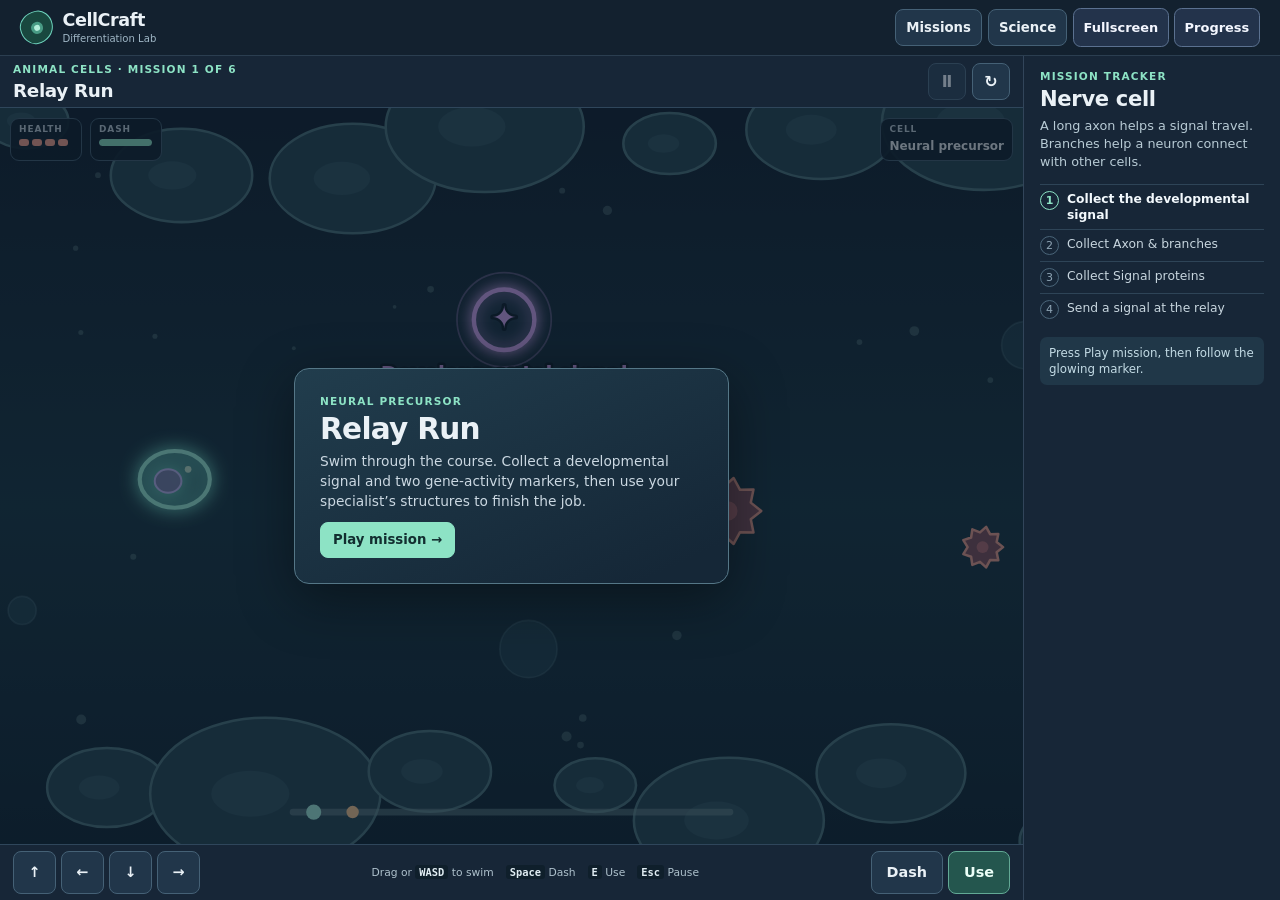
<file: index.html>
<!doctype html>
<html lang="en">
<head>
<meta charset="utf-8">
<meta name="viewport" content="width=device-width,initial-scale=1,viewport-fit=cover">
<meta name="theme-color" content="#101c28">
<meta name="description" content="An action game about cell differentiation for middle-school life science.">
<title>CellCraft · Differentiation Lab</title>
<link rel="stylesheet" href="field.css">
<script src="field-data.js" defer></script>
<script src="game-save.js" defer></script>
<script src="field.js" defer></script>
</head>
<body>
<a class="skip" href="#world">Skip to game</a>
<header class="topbar"><div class="wrap bar">
  <a class="brand" href="./"><span class="brand-mark" aria-hidden="true"></span><span><b>CellCraft</b><small>Differentiation Lab</small></span></a>
  <nav aria-label="Game tools">
    <button id="missions-button" type="button" aria-haspopup="dialog">Missions</button>
    <button id="science-link" type="button" aria-haspopup="dialog">Science</button>
    <div id="game-tools"></div>
  </nav>
</div></header>
<main class="wrap game-grid" id="game">
  <h1 class="visually-hidden">CellCraft Differentiation Expedition</h1>
  <section class="arena" aria-labelledby="course">
    <div class="arena-top">
      <div><p class="eyebrow" id="domain"></p><h2 id="course"></h2></div>
      <p class="compact-hint" id="compact-hint"></p>
      <div class="top-actions"><button id="pause" type="button" aria-label="Pause" title="Pause or resume">Ⅱ</button><button id="restart" type="button" aria-label="Restart mission" title="Restart mission">↻</button></div>
    </div>
    <div class="dish">
      <canvas id="world" tabindex="0" aria-label="Cell expedition playfield. Drag on the field or use arrows to swim, Space to dash, E to use your specialty."></canvas>
      <div class="hud">
        <div><span class="hud-label">Health</span><div class="health" id="health" aria-label="Health"></div></div>
        <div><span class="hud-label">Dash</span><div class="dash"><i id="dash-meter"></i></div></div>
        <div class="hud-stage"><span class="hud-label">Cell</span><b id="form"></b></div>
      </div>
      <div class="toast" id="toast" role="status" aria-live="polite"></div>
      <div class="cover" id="cover"><div id="cover-content"></div></div>
    </div>
    <div class="game-dock">
      <div class="d-pad" role="group" aria-label="Touch movement">
        <button type="button" data-dir="up" aria-label="Swim up">↑</button>
        <button type="button" data-dir="left" aria-label="Swim left">←</button>
        <button type="button" data-dir="down" aria-label="Swim down">↓</button>
        <button type="button" data-dir="right" aria-label="Swim right">→</button>
      </div>
      <div class="key-line"><span>Drag or <kbd>WASD</kbd> to swim</span><span><kbd>Space</kbd> Dash</span><span><kbd>E</kbd> Use</span><span><kbd>Esc</kbd> Pause</span></div>
      <div class="touch-actions"><button type="button" id="boost-touch">Dash</button><button type="button" id="use-touch">Use</button></div>
    </div>
  </section>
  <aside class="mission" aria-label="Mission details">
    <p class="eyebrow">Mission tracker</p>
    <h2 id="specialist"></h2>
    <p class="mission-copy" id="summary"></p>
    <ol id="goals"></ol>
    <p class="hint" id="hint"></p>
  </aside>
</main>
<dialog class="field-dialog" id="missions-dialog" aria-labelledby="mission-list-title">
  <div class="dialog-heading"><h2 id="mission-list-title">Choose a mission</h2><button class="dialog-close" type="button" aria-label="Close missions">×</button></div>
  <p id="progress" class="dialog-progress"></p>
  <div id="mission-list"></div>
  <div class="mission-settings">
    <label class="practice"><input type="checkbox" id="practice"> Practice mode <small>Hazards do no damage</small></label>
    <a href="micro-missions.html">Original Micro Missions ↗</a>
  </div>
</dialog>
<dialog class="field-dialog model" id="science-model" aria-labelledby="science-title">
  <div class="dialog-heading"><h2 id="science-title">How to read the model</h2><button class="dialog-close" type="button" aria-label="Close science notes">×</button></div>
  <p>Each mission begins with a different kind of precursor. The purple signal and two gene-activity markers stand for parts of development. A developing cell responds to signals, and patterns of gene activity help it build structures suited to its job.</p>
  <p>Swimming, health, dashes and drifting obstacles are game mechanics. Real cells develop over time in tissues. Most cells in one organism contain the same DNA and use different parts of it. In a real muscle, developing cells fuse to form a skeletal muscle fiber.</p>
  <p><a href="https://stemcells.nih.gov/info/basics/stc-basics">NIH Stem Cell Basics</a> · <a href="https://www.genome.gov/about-genomics/fact-sheets/Epigenomics-Fact-Sheet">NHGRI Epigenomics</a></p>
</dialog>
</body>
</html>
</file>
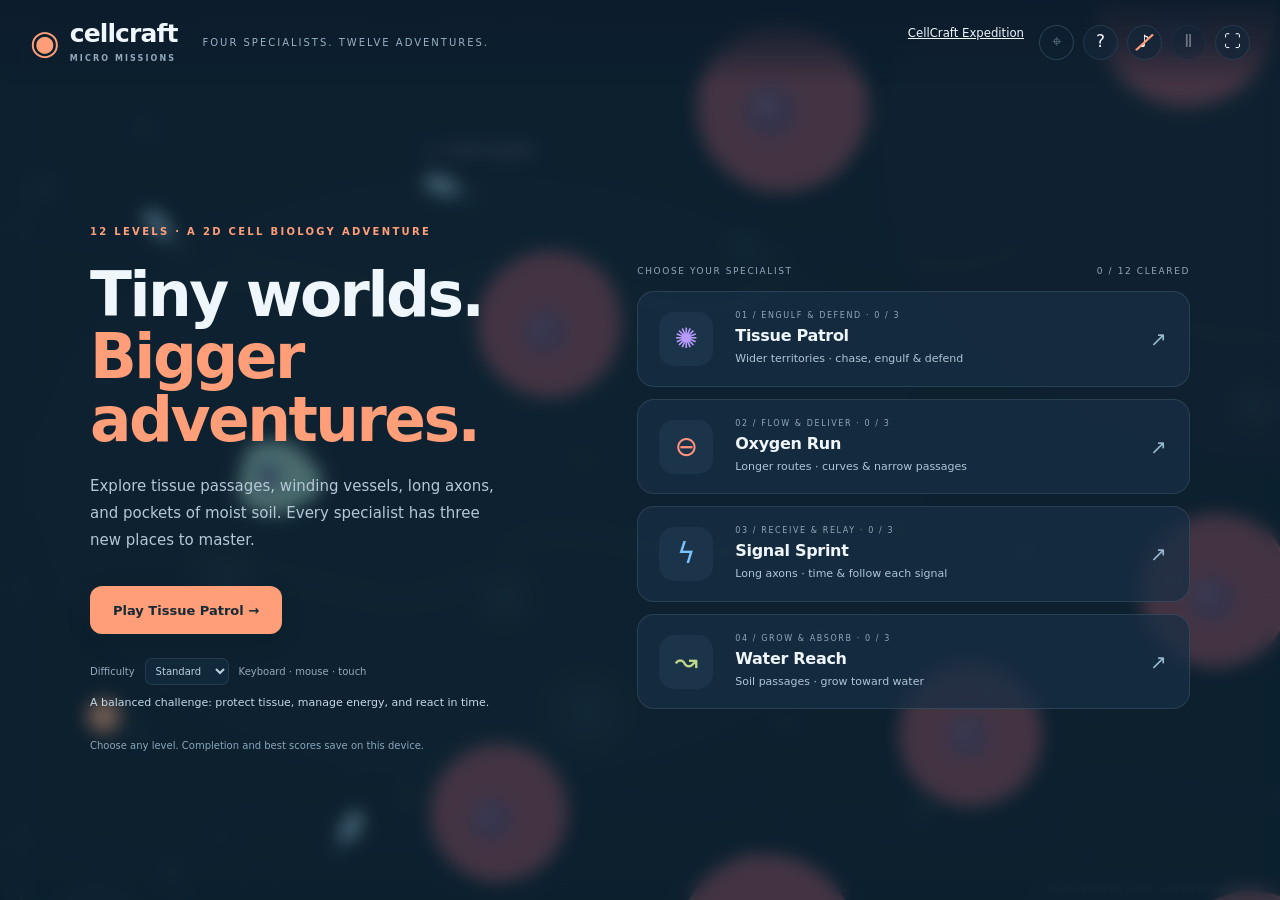
<file: micro-missions.html>
<!doctype html><html lang="en"><head><meta charset="utf-8"><meta name="viewport" content="width=device-width,initial-scale=1,viewport-fit=cover"><meta name="theme-color" content="#101d2e"><meta name="description" content="A 2D microscopic action game. Engulf bacteria, deliver oxygen, send nerve signals and grow a root hair. Twelve levels with bigger maps, landmarks, and a minimap. Original grade 7 cell biology adventures."><title>Cellcraft · Micro Missions</title><link rel="stylesheet" href="style.css"><script src="science.js" defer></script><script src="render.js" defer></script><script src="levels.js" defer></script><script src="engine.js" defer></script><script src="maps.js" defer></script><script src="game.js" defer></script></head><body>
<canvas id="world" tabindex="0" aria-label="Cellcraft 2D game. Keyboard: WASD or arrows to move, Space for cell action, Shift for quick crawl as a macrophage, M to toggle the minimap, P to pause. Use the mission instructions for each specialist."></canvas>
<header><button id="home" class="brand" aria-label="Open mission menu"><span class="brand-icon">◉</span><span>cellcraft<small>MICRO MISSIONS</small></span></button><div id="missionLabel" class="mission-label">A SMALL WORLD. A BIG ADVENTURE.</div><div class="header-buttons"><a href="./" class="expedition-link" style="color:inherit;margin-right:6px;font-size:.78rem">CellCraft Expedition</a><button id="mapBtn" title="Toggle minimap (M)" aria-label="Toggle minimap" aria-pressed="true">⌖</button><button id="scienceBtn" title="Science and controls" aria-label="Science and controls">?</button><button id="soundBtn" aria-label="Turn sound on" title="Turn sound on">♪<span class="muted-line">/</span></button><button id="pauseBtn" aria-label="Pause game" title="Pause (P)">Ⅱ</button><button id="fullBtn" aria-label="Full screen" title="Full screen">⛶</button></div></header>
<div id="hud" hidden><div class="hud-box"><span id="goalLabel">BACTERIA CLEARED</span><strong id="goalValue">0 / 10</strong><div class="track"><i id="goalBar"></i></div></div><div class="hud-box secondary-hud"><span id="resourceLabel">CELL ENERGY</span><strong id="resourceValue">100%</strong><div class="track"><i id="resourceBar"></i></div><small id="resourceDetail"></small></div><div class="hud-score"><span>SCORE</span><strong id="score">0</strong><small id="timer">0:00</small></div></div>
<div id="encounter" hidden><div><b id="waveLabel">WAVE 1 / 3</b><span id="difficultyBadge">Standard</span></div><small id="threatCount">Bacteria incoming</small></div>
<div id="tip" hidden><span class="tip-pip"></span><span id="tipText"></span></div>
<div id="controls" hidden><div id="stick" aria-label="Drag to move" role="group"><span id="stickKnob"></span><i>MOVE</i></div><button id="boost" hidden aria-label="Hold for quick crawl, uses cell energy"><strong>QUICK CRAWL</strong><small id="boostStatus">HOLD SHIFT</small><span class="boost-track"><i id="energyBar"></i></span></button><button id="action"><span id="actionIcon">◎</span><strong id="actionLabel">ENGULF</strong><small id="actionHint">HOLD SPACE</small></button><div class="key-hint" id="keyHint">WASD / ARROWS · MOVE</div></div>
<div id="toast" role="status"></div><div id="overlay"></div>
<dialog id="scienceModal" aria-labelledby="scienceTitle"><button class="close" id="closeScience" aria-label="Close science notes">×</button><div id="scienceContent"></div></dialog>
<div id="announce" class="sr-only" aria-live="polite"></div>
</body></html>
</file>
<file: field.css>
:root {
  color-scheme: dark;
  --ink: #eaf1f6;
  --muted: #aec1cc;
  --paper: #101c28;
  --surface: #172637;
  --line: #32455a;
  --green: #8de3c5;
  font: 400 16px/1.5 system-ui, -apple-system, BlinkMacSystemFont, "Segoe UI", sans-serif;
}

*, *::before, *::after { box-sizing: border-box; }
html, body { width: 100%; height: 100%; margin: 0; overflow: hidden; overscroll-behavior: none; }
body {
  display: grid;
  grid-template-rows: auto minmax(0, 1fr);
  height: 100dvh;
  background: var(--paper);
  color: var(--ink);
}
button, input, a { font: inherit; }
button { cursor: pointer; }
a { color: inherit; }
button:focus-visible, a:focus-visible, canvas:focus-visible, input:focus-visible {
  outline: 2px solid #9cead7;
  outline-offset: 3px;
}
button:disabled { opacity: .44; cursor: default; }
[hidden] { display: none !important; }
.visually-hidden {
  position: absolute;
  width: 1px;
  height: 1px;
  overflow: hidden;
  clip-path: inset(50%);
  white-space: nowrap;
}
.wrap { width: 100%; margin-inline: auto; }
.skip {
  position: fixed;
  z-index: 9;
  left: 10px;
  top: 10px;
  transform: translateY(-200%);
  padding: 8px;
  background: var(--green);
  color: #102b2b;
}
.skip:focus { transform: none; }
.topbar { border-bottom: 1px solid #2b3e50; background: #13212f; }
.bar, .bar nav, .brand, #game-tools { display: flex; align-items: center; }
.bar { justify-content: space-between; gap: 8px; min-height: 55px; padding: 6px clamp(9px, 1.6vw, 22px); }
.bar nav, #game-tools { justify-content: flex-end; gap: 6px; min-width: 0; }
.brand { flex: 0 0 auto; gap: 9px; text-decoration: none; line-height: 1.12; }
.brand b, .brand small { display: block; }
.brand b { font-size: 1.1rem; letter-spacing: -.025em; }
.brand small { margin-top: 2px; color: #9fb6c5; font-size: .63rem; }
.brand-mark {
  display: grid;
  place-items: center;
  width: 33px;
  height: 33px;
  border: 1px solid #6ed3bd;
  border-radius: 57% 43% 56% 44% / 46% 48% 52% 54%;
  background: #19483f;
  transform: rotate(-12deg);
}
.brand-mark::before {
  content: "";
  width: 12px;
  height: 12px;
  border: 3px solid #489b84;
  border-radius: 50%;
  background: #b4eeda;
}
.bar nav > button, .top-actions button, .game-dock button, .dialog-close {
  display: grid;
  place-items: center;
  min-height: 37px;
  border: 1px solid #456176;
  border-radius: 8px;
  padding: 2px 10px;
  background: #21364a;
  color: var(--ink);
  font-size: .83rem;
  font-weight: 720;
  touch-action: manipulation;
}
.bar nav > button:hover, .top-actions button:hover:not(:disabled), .game-dock button:hover, .dialog-close:hover { background: #315167; }
.game-grid { display: grid; grid-template-columns: minmax(0, 1fr) minmax(215px, 20vw); gap: 1px; min-height: 0; background: var(--line); }
.arena {
  display: grid;
  grid-template-rows: auto minmax(0, 1fr) auto;
  min-width: 0;
  min-height: 0;
  overflow: hidden;
  background: var(--surface);
}
.arena-top { display: flex; align-items: center; justify-content: space-between; gap: 8px; padding: 6px 13px; }
.eyebrow { margin: 0 0 2px; color: var(--green); font-size: .66rem; font-weight: 760; text-transform: uppercase; letter-spacing: .11em; }
h1, h2, p { margin: 0; }
.arena-top h2 { font-size: 1.15rem; line-height: 1.15; letter-spacing: -.02em; }
.top-actions, .key-line { display: flex; align-items: center; gap: 6px; }
.top-actions button { width: 38px; padding: 0; font-size: 1rem; }
.compact-hint { display: none; }

.dish { position: relative; min-width: 0; min-height: 0; overflow: hidden; background: #142536; border-block: 1px solid #2f465b; }
#world { position: absolute; display: block; inset: 0; width: 100%; height: 100%; touch-action: none; user-select: none; }
#world:focus-visible { outline-offset: -3px; }
.hud { display: flex; gap: 8px; position: absolute; inset: 10px 10px auto; pointer-events: none; z-index: 1; }
.hud > div { min-width: 72px; padding: 4px 8px 5px; border: 1px solid #456175; border-radius: 9px; background: #122332e8; }
.hud-label { display: block; margin-bottom: 3px; color: #c1d0dc; font-size: .56rem; font-weight: 760; text-transform: uppercase; letter-spacing: .1em; }
.health, .dash { height: 7px; margin-bottom: 3px; }
.health { display: flex; gap: 3px; }
.health i { display: block; width: 10px; height: 7px; border-radius: 3px; background: #445767; }
.health i.live { background: #f8a491; }
.dash { width: 53px; border-radius: 6px; background: #43576a; overflow: hidden; }
.dash i { display: block; height: 100%; border-radius: 6px; background: var(--green); }
.hud .hud-stage { margin-inline-start: auto; }
.hud-stage b { display: block; font-size: .75rem; line-height: 1.3; }
.toast {
  position: absolute;
  z-index: 2;
  bottom: 29px;
  left: 50%;
  transform: translate(-50%, 8px);
  width: max-content;
  max-width: calc(100% - 30px);
  padding: 7px 13px;
  border: 1px solid #467469;
  border-radius: 9px;
  background: #122f36f2;
  color: #f4fcf8;
  font-size: .8rem;
  line-height: 1.35;
  opacity: 0;
  pointer-events: none;
  transition: opacity .2s, transform .2s;
}
.toast.show { opacity: 1; transform: translate(-50%, 0); }
.cover {
  position: absolute;
  z-index: 3;
  inset: 0;
  display: grid;
  justify-items: center;
  align-items: safe center;
  overflow: auto;
  padding: 8px 12px;
  background: #0815228d;
}
#cover-content {
  width: min(100%, 435px);
  border: 1px solid #557787;
  border-radius: 15px;
  padding: clamp(11px, 3vw, 25px);
  background: linear-gradient(155deg, #213d4d, #152737 90%);
  box-shadow: 0 15px 55px #0006;
}
#cover-content h3 { margin: 0 0 6px; font-size: clamp(1.16rem, 3vw, 1.85rem); line-height: 1.18; letter-spacing: -.025em; }
.cover-copy { color: #cbd8e2; font-size: .86rem; line-height: 1.42; }
.cover-buttons { display: flex; flex-wrap: wrap; gap: 7px; margin-top: 11px; }
.choices { display: grid; gap: 5px; margin-top: 10px; }
.primary, .secondary, .choices button {
  border: 1px solid #5b8793;
  border-radius: 8px;
  padding: .45rem .75rem;
  background: #233a4e;
  color: #f1f6fa;
  font-size: .83rem;
  font-weight: 710;
  text-decoration: none;
}
.primary { border-color: var(--green); background: var(--green); color: #122e30; }
.primary:hover { background: #b7f0db; }
.secondary:hover, .choices button:hover:not(:disabled) { background: #335265; }
.choices button { padding: .35rem .62rem; text-align: left; }
.choices button.correct { background: #286754; opacity: 1; }
.choices button.retry { border-color: #eeb594; color: #f4bc9c; opacity: 1; }
.explain { margin-top: 8px; color: #b5dacf; font-size: .8rem; }

.game-dock { display: flex; justify-content: space-between; align-items: center; gap: 10px; padding: 6px 13px; }
.d-pad, .touch-actions { display: flex; align-items: center; gap: 5px; }
.game-dock button { min-width: 43px; min-height: 43px; font-size: .9rem; touch-action: none; user-select: none; }
.touch-actions button { padding: 2px 15px; }
.touch-actions #use-touch { border-color: #62a995; background: #24564e; color: #ecfff8; }
.game-dock button.held { background: #386e68; }
.key-line { flex-wrap: wrap; justify-content: center; gap: 4px 12px; color: var(--muted); font-size: .67rem; line-height: 1.8; }
.key-line kbd { border-radius: 3px; padding: 1px 4px; background: #0f1f2b; color: #e1edf3; font: 700 .65rem ui-monospace, monospace; }

.mission { min-width: 0; min-height: 0; overflow: hidden; padding: 13px 16px; background: var(--surface); }
.mission h2 { font-size: clamp(1.03rem, 1.8vw, 1.32rem); line-height: 1.1; letter-spacing: -.016em; }
.mission-copy { margin-top: 7px; color: #b8cbd5; font-size: .8rem; line-height: 1.42; }
#goals { margin: 12px 0; padding: 0; list-style: none; }
#goals li { display: flex; align-items: flex-start; gap: 8px; padding: 6px 0; border-top: 1px solid #2e4457; color: #c8d6df; font-size: .77rem; line-height: 1.3; }
.step-icon { display: grid; place-items: center; flex: 0 0 19px; aspect-ratio: 1; border: 1px solid #4a6579; border-radius: 50%; color: #8fa5b5; font-size: .69rem; line-height: 1; }
#goals .active { color: #f3f9fd; font-weight: 750; }
.active .step-icon { border-color: #8de3c5; color: #8de3c5; }
.done .step-icon { border-color: #5c9b8b; background: #214f48; color: #a5e8cc; }
.done .step-text { color: #9bc3b6; }
.hint { padding: 8px 9px; border-radius: 7px; background: #203748; color: #c3dbe5; font-size: .74rem; line-height: 1.37; }

.field-dialog {
  width: min(550px, calc(100% - 24px));
  max-height: calc(100dvh - 20px);
  border: 1px solid #4d697e;
  border-radius: 13px;
  padding: 15px;
  overflow: auto;
  background: #172a3a;
  color: var(--ink);
  box-shadow: 0 20px 60px #030b16a0;
}
.field-dialog::backdrop { background: #08121cba; }
.dialog-heading { display: flex; justify-content: space-between; align-items: center; gap: 10px; }
.dialog-heading h2 { font-size: 1.28rem; line-height: 1.16; }
.dialog-close { width: 39px; padding: 0; font-size: 1.17rem; }
.dialog-progress { margin-bottom: 8px; color: var(--muted); font-size: .8rem; }
#mission-list { display: grid; grid-template-columns: repeat(2, minmax(0, 1fr)); gap: 7px; }
.mission-button {
  display: flex;
  align-items: center;
  gap: 7px;
  min-width: 0;
  min-height: 57px;
  border: 1px solid #354d61;
  border-radius: 10px;
  padding: 6px 8px;
  background: #182b3b;
  color: #ecf4f8;
  text-align: left;
}
.mission-button[aria-current], .mission-button:hover { border-color: var(--tone); background: #234150; }
.mission-glyph { display: grid; flex: 0 0 26px; place-items: center; color: var(--tone); font-size: 1.05rem; font-weight: 880; }
.mission-button b { display: block; font-size: .81rem; line-height: 1.17; }
.mission-button small { display: block; margin-top: 2px; color: #b2c3cf; font-size: .67rem; line-height: 1.22; }
.mission-settings { display: flex; flex-wrap: wrap; justify-content: space-between; align-items: center; gap: 9px; margin-top: 13px; }
.mission-settings a, .model a { color: var(--green); font-size: .8rem; }
.practice { display: grid; grid-template-columns: 19px auto; align-items: center; column-gap: 6px; cursor: pointer; font-size: .86rem; font-weight: 700; }
.practice input { width: 16px; height: 16px; margin: 0; accent-color: #90e7c5; }
.practice small { grid-column: 2; color: #a8bbc7; font-size: .68rem; font-weight: 450; }
.model p { margin-top: 10px; color: #c5d4dc; font-size: .9rem; }

@media (max-width: 840px), (max-height: 460px) {
  .game-grid { grid-template-columns: minmax(0, 1fr); }
  .mission { display: none; }
  .compact-hint { display: block; max-width: 42%; color: var(--muted); font-size: .68rem; line-height: 1.23; }
  .arena-top { padding: 5px 9px; }
}
@media (max-width: 540px) {
  .bar { padding-inline: 6px; gap: 5px; }
  .brand { gap: 5px; }
  .brand-mark { width: 23px; height: 23px; }
  .brand b { font-size: .85rem; }
  .brand small { display: none; }
  .bar nav, #game-tools { gap: 4px; }
  .bar nav > button, .bar .gs-tools .gs-tool { min-height: 40px; min-width: 0; padding: 2px 6px; font-size: .69rem; }
  .bar .gs-tools { gap: 4px; }
  .key-line { display: none; }
  .game-dock { gap: 4px; padding: 5px 7px; }
  .d-pad, .touch-actions { gap: 4px; }
  .game-dock button { min-width: 40px; min-height: 42px; }
  .touch-actions button { padding: 2px 9px; }
  .arena-top h2 { font-size: 1rem; }
  .top-actions button { width: 34px; min-height: 33px; }
  .hud { inset: 7px 7px auto; gap: 4px; }
  .hud > div { min-width: auto; padding-inline: 6px; }
}
@media (max-width: 378px) {
  .brand-mark { display: none; }
  .bar nav > button, .bar .gs-tools .gs-tool { padding-inline: 4px; }
}
@media (max-height: 460px) and (min-width: 580px) {
  .bar { min-height: 43px; padding-block: 2px; }
  .arena-top { padding-block: 3px; }
  .game-dock { padding-block: 3px; }
  #cover-content { padding: 8px 12px; }
}
@media (prefers-reduced-motion: reduce) {
  * { scroll-behavior: auto !important; transition: none !important; }
}
</file>
<file: style.css>
:root{color-scheme:dark;--ink:#eff6fc;--muted:#94a9bb;--coral:#ff9e78;--blue:#82c9e9;--panel:#14273aeF;--line:#8db6cf24}*{box-sizing:border-box}html,body{margin:0;height:100%;overflow:hidden;background:#0e1a29;color:var(--ink);font:15px/1.5 system-ui,-apple-system,"Segoe UI",sans-serif}button,select{font:inherit}button{cursor:pointer;touch-action:manipulation;color:inherit}button:focus-visible,select:focus-visible,a:focus-visible{outline:3px solid var(--coral);outline-offset:5px}button:disabled{opacity:.4;cursor:default}a{color:var(--blue)}[hidden]{display:none!important}#world{position:fixed;inset:0;width:100%;height:100%;outline:none;touch-action:none}header{position:fixed;top:0;left:0;width:100%;height:84px;display:flex;align-items:center;gap:25px;padding:0 30px;background:linear-gradient(#0d1c2cf5,#0d1c2c9c,transparent);z-index:4;pointer-events:none}header button{pointer-events:auto}.brand{display:flex;gap:11px;align-items:center;border:0;background:none;text-align:left;padding:0;font-size:25px;font-weight:800;line-height:1;letter-spacing:-.9px}.brand small{display:block;font-size:8px;letter-spacing:2.1px;color:var(--muted);font-weight:550;margin-top:9px}.brand-icon{font-size:34px;color:var(--coral);font-weight:300}.mission-label{font-size:10px;letter-spacing:2px;color:#9ab1c5;flex:1}.header-buttons{display:flex;gap:9px}.header-buttons button{position:relative;width:35px;height:35px;display:grid;place-items:center;border:1px solid var(--line);border-radius:50%;background:#122639aa;font-size:17px;backdrop-filter:blur(8px)}.header-buttons button:hover{background:#244059}.muted-line{position:absolute;color:var(--coral);font-size:27px;transform:rotate(30deg)}#hud{position:fixed;top:102px;left:30px;right:30px;display:flex;gap:12px;align-items:flex-start;z-index:3;pointer-events:none}.hud-box{padding:13px 16px;width:190px;background:#102334d9;border:1px solid var(--line);border-radius:14px;backdrop-filter:blur(10px)}.hud-box span,.hud-score>span{font-size:8px;letter-spacing:1.6px;color:var(--muted);display:block;font-weight:700}.hud-box strong{font-size:22px;font-weight:700;line-height:1.6}.track{height:4px;background:#779db423;border-radius:4px;overflow:hidden}.track i{height:100%;width:100%;display:block;background:var(--coral);transition:width .15s}.secondary-hud{width:160px}.secondary-hud .track i{background:var(--blue)}.hud-score{margin-left:auto;text-align:right;padding:8px 0;text-shadow:0 2px 5px #0009}.hud-score strong{font-size:24px;display:block;line-height:1.4}.hud-score small{font-variant-numeric:tabular-nums;font-size:11px;color:var(--muted)}#tip{position:fixed;left:50%;transform:translateX(-50%);bottom:30px;z-index:3;display:flex;gap:10px;align-items:center;background:#102333e8;border:1px solid var(--line);border-radius:30px;padding:11px 21px;font-size:12px;color:#c4d7e4;max-width:calc(100% - 360px);text-align:center;backdrop-filter:blur(8px);pointer-events:none}.tip-pip{width:6px;height:6px;flex-shrink:0;background:var(--coral);border-radius:50%}#controls{position:fixed;inset:0;z-index:4;pointer-events:none}#stick{position:absolute;left:30px;bottom:34px;width:105px;height:105px;background:#9bc8e30c;border:1px solid #9bc8e344;border-radius:50%;pointer-events:auto;touch-action:none;user-select:none}#stick:before{content:"";position:absolute;inset:27px;border-radius:50%;border:1px dashed #9bc8e322}#stickKnob{position:absolute;left:33px;top:33px;width:37px;height:37px;background:#b7d9ea2b;border:1px solid #a0c6dd60;border-radius:50%;box-shadow:inset 0 2px 8px #fff1;pointer-events:none}#stick i{position:absolute;bottom:-24px;left:0;width:100%;text-align:center;font-style:normal;font-size:8px;letter-spacing:2px;color:#93b5cb}#action{position:absolute;right:33px;bottom:30px;width:108px;height:108px;display:flex;flex-direction:column;align-items:center;justify-content:center;background:#d58f6930;border:1px solid #ffb9949c;border-radius:50%;pointer-events:auto;touch-action:none;user-select:none;box-shadow:0 0 28px #ff9e7811,inset 0 0 20px #ff9e7811;backdrop-filter:blur(5px)}#action:active,#action.held{background:#cf8e5966;box-shadow:0 0 30px #ff9e7833;transform:scale(.96)}#action span{font-size:25px;line-height:1.1;color:#ffbd99}#action strong{font-size:10px;letter-spacing:1.6px;margin-top:5px}#action small{font-size:7px;color:#ffbd99;letter-spacing:.8px;margin-top:3px}.key-hint{position:absolute;left:30px;bottom:12px;font-size:8px;letter-spacing:1.3px;color:#8caabe}#overlay{position:fixed;inset:0;display:flex;align-items:center;justify-content:center;z-index:5;background:#08132288;backdrop-filter:blur(9px);overflow:auto;padding:104px 32px 30px}#overlay:empty{display:none}.menu{width:min(1100px,100%);display:grid;grid-template-columns:.95fr 1.1fr;gap:70px;align-items:center}.eyebrow{color:var(--coral);font-size:10px;font-weight:750;letter-spacing:2.3px;text-transform:uppercase}.hero h1{font-size:clamp(45px,5vw,70px);letter-spacing:-2.5px;font-weight:780;line-height:1.02;margin:22px 0}.hero h1 em{color:var(--coral);font-style:normal}.hero>p{font-size:15px;color:#b5c7d7;max-width:410px;line-height:1.8}.hero .primary{margin-top:17px}.primary{background:var(--coral);color:#172a35;border:0;border-radius:12px;padding:14px 23px;font-size:13px;font-weight:800;min-height:48px;box-shadow:0 6px 25px #0002}.primary:hover{filter:brightness(1.1)}.secondary{padding:12px 18px;background:#1d364a;border:1px solid #90bed332;border-radius:11px;font-size:12px;font-weight:650;min-height:44px}.secondary:hover{background:#2d4a60}.tiny{font-size:10px;color:var(--muted);line-height:1.7}.hero-foot{display:flex;gap:15px;align-items:center;margin-top:24px}.hero-foot select{background:#10283a;color:#bdd1df;border:1px solid var(--line);border-radius:7px;padding:6px;font-size:10px}.mission-menu{display:grid;gap:12px}.menu-label{display:flex;align-items:center;justify-content:space-between;font-size:9px;letter-spacing:1.6px;color:var(--muted);margin-bottom:1px}.mission-card{width:100%;display:grid;grid-template-columns:60px 1fr 18px;gap:16px;align-items:center;text-align:left;background:#183044b8;border:1px solid #b7d9ee20;border-radius:17px;padding:18px 21px;transition:background .2s,transform .2s}.mission-card:hover{background:#223d53;transform:translateX(4px);border-color:#91bdd44d}.card-icon{width:54px;height:54px;border-radius:15px;background:#83b7d912;display:grid;place-items:center;font-size:28px;color:var(--coral);font-weight:350}.mission-card small{display:block;color:#8eaabc;font-size:8px;letter-spacing:1.6px;text-transform:uppercase;margin-bottom:2px}.mission-card strong{display:block;font-size:16px;font-weight:650;letter-spacing:-.3px}.mission-card p{margin:3px 0 0;font-size:11px;color:#afc6d6}.card-arrow{color:#97bace;font-size:20px}.modal-card{width:min(590px,100%);background:#142a3ef7;border:1px solid #a2c4dc32;border-radius:25px;padding:34px;box-shadow:0 30px 90px #0005}.modal-card h1{font-size:36px;line-height:1.1;letter-spacing:-1px;margin:16px 0}.modal-card p{font-size:14px;line-height:1.8;color:#bfd0de}.brief-row{padding:13px 0;border-bottom:1px solid #a2c4dc1a}.brief-row b{display:block;color:#f0c5a9;font-size:10px;letter-spacing:1.1px;text-transform:uppercase;margin-bottom:3px}.brief-row span{font-size:13px;color:#c1d2df}.modal-actions{display:flex;gap:10px;align-items:center;flex-wrap:wrap;margin-top:23px}.modal-actions .primary{flex:1}.model-note{font-size:10px!important;color:#8aa6bc!important;line-height:1.65!important;margin-bottom:0}.completed-icon{font-size:42px;color:var(--coral);line-height:1}.result-stats{display:flex;gap:15px;margin:18px 0;padding:15px 0;border-block:1px solid var(--line)}.result-stats div{flex:1}.result-stats span{display:block;font-size:8px;color:var(--muted);letter-spacing:1.4px}.result-stats strong{font-size:22px}.discoveries{padding:0;list-style:none;margin:20px 0}.discoveries li{font-size:12px;color:#bdd1df;margin:10px 0;padding-left:20px;position:relative}.discoveries li:before{content:'✦';position:absolute;left:0;top:0;color:var(--coral)}#toast{position:fixed;top:190px;left:50%;transform:translateX(-50%) translateY(-8px);background:#203c50ed;border:1px solid #b3d7e233;color:#e8f3fc;padding:9px 17px;border-radius:12px;font-size:12px;z-index:8;opacity:0;pointer-events:none;transition:.18s;max-width:85vw;text-align:center}#toast.show{opacity:1;transform:translateX(-50%)}dialog{color:var(--ink);background:#152a3e;border:1px solid #9bbfd844;border-radius:22px;max-width:620px;width:calc(100% - 30px);max-height:85vh;padding:32px;box-shadow:0 30px 100px #0008}dialog::backdrop{background:#081422aa;backdrop-filter:blur(5px)}dialog h2{font-size:27px;line-height:1.2;letter-spacing:-.6px;margin:12px 0 20px}dialog p,dialog li{font-size:13px;color:#b5cbdc;line-height:1.8}dialog li{margin-bottom:10px}dialog ul{padding-left:18px}.close{float:right;border:1px solid var(--line);border-radius:50%;background:none;width:30px;height:30px;font-size:20px}.sources{border-top:1px solid var(--line);padding-top:15px;font-size:10px!important}.sources a{display:inline-block;margin:3px 9px 3px 0}.sr-only{position:absolute;width:1px;height:1px;padding:0;margin:-1px;overflow:hidden;clip:rect(0,0,0,0);border:0}
@media(max-width:900px){header{padding:0 20px;height:75px}.mission-label{font-size:8px;letter-spacing:1.2px}.menu{gap:35px}.hero h1{font-size:45px;letter-spacing:-1.8px}.hero>p{font-size:13px}.mission-card{padding:14px;gap:12px;grid-template-columns:43px 1fr 15px}.card-icon{width:42px;height:42px;font-size:24px}.mission-card strong{font-size:14px}.mission-card p{font-size:10px}#hud{top:85px;left:20px;right:20px}.hud-box{width:155px;padding:10px 13px}.secondary-hud{width:140px}#tip{max-width:calc(100% - 290px);font-size:10px;padding:10px 13px}.brand{font-size:22px}#overlay{padding:90px 22px 25px}.modal-card{padding:27px}.modal-card h1{font-size:31px}}
@media(max-width:650px){header{height:68px;padding:0 14px;gap:12px}.brand{font-size:21px;gap:7px}.brand small{font-size:7px;letter-spacing:1.6px;margin-top:7px}.brand-icon{font-size:28px}.header-buttons{margin-left:auto;gap:6px}.header-buttons button{width:29px;height:29px;font-size:15px}.mission-label{display:none}#fullBtn{display:none}#hud{top:77px;left:12px;right:12px;gap:7px}.hud-box{padding:8px 10px;width:135px;border-radius:11px}.secondary-hud{width:120px}.hud-box span{font-size:6px;letter-spacing:1px}.hud-box strong{font-size:18px}.hud-score{padding-top:3px}.hud-score strong{font-size:18px}.hud-score>span{font-size:6px}.hud-score small{font-size:9px}#overlay{align-items:flex-start;padding:87px 18px 25px}.menu{display:block;max-width:460px;margin:auto}.hero h1{font-size:39px;margin:13px 0;letter-spacing:-1.5px}.hero>p{font-size:12px;line-height:1.7;margin:10px 0}.hero .primary{padding:12px 18px;font-size:12px;margin-top:8px;min-height:43px}.hero-foot{margin-top:15px;gap:10px}.mission-menu{margin-top:24px;gap:9px}.mission-card{padding:11px 13px;gap:11px}.mission-card strong{font-size:14px}.mission-card p{font-size:10px}.menu-label{font-size:8px}.mission-card small{font-size:7px}.card-icon{width:40px;height:40px;border-radius:11px}.modal-card{padding:24px;border-radius:20px;margin:auto}.modal-card h1{font-size:29px}.modal-card p{font-size:12px}.brief-row{padding:10px 0}.brief-row span{font-size:12px}.model-note{font-size:9px!important}.modal-actions{margin-top:20px}#stick{left:18px;bottom:30px;width:91px;height:91px}#stickKnob{left:27px;top:27px;width:35px;height:35px}#action{right:18px;bottom:26px;width:91px;height:91px}#action strong{font-size:8px}#action small{font-size:6px}#action span{font-size:23px}.key-hint{display:none}#stick i{font-size:7px;bottom:-20px}#tip{bottom:139px;max-width:calc(100% - 30px);width:auto;font-size:10px;padding:9px 14px;white-space:normal}#toast{top:157px;font-size:11px}dialog{padding:24px}.result-stats{gap:10px}.discoveries li{font-size:11px}}
@media(max-height:620px) and (min-width:651px){header{height:65px}.menu{gap:45px}.hero h1{font-size:43px;margin:12px 0}.hero>p{font-size:12px}.mission-card{padding:10px 16px}.mission-card p{font-size:10px}.mission-menu{gap:8px}.hero-foot{margin-top:16px}#overlay{padding-top:75px}.modal-card{padding:23px 30px}.modal-card h1{font-size:29px}.modal-card p{font-size:12px}.brief-row{padding:7px 0}.brief-row span{font-size:12px}.modal-actions{margin-top:15px}#hud{top:73px}.hud-box{padding:7px 12px}.hud-box strong{font-size:19px}#stick{width:86px;height:86px;bottom:26px}#stickKnob{left:25px;top:25px;width:35px;height:35px}#action{width:86px;height:86px;bottom:21px}#tip{bottom:21px}}
@media(prefers-reduced-motion:reduce){*{transition:none!important}.mission-card:hover{transform:none}}
#resourceDetail{font-size:8px;color:#a9c5d7;display:block;margin-top:5px}
header{z-index:7}

/* Wave defense: readable pressure, a second touch action, no flashing effects. */
.difficulty-help{font-size:11px!important;color:#c5d9e9!important;line-height:1.5!important;margin:10px 0 0;min-height:33px}.hero-foot{flex-wrap:wrap;gap:10px}.enemy-guide{display:flex;gap:12px;margin-top:13px}.enemy-guide>span{flex:1;font-size:10px;color:#b5ccdc;background:#0c2031;border:1px solid #86a9c522;border-radius:10px;padding:10px}.enemy-guide b{font-size:9px;color:#e4eaf5;display:block;letter-spacing:1px}.enemy-guide i{float:left;margin:6px 12px 10px 2px;position:relative}.enemy-swimmer{width:23px;height:10px;border-radius:12px;border:2px solid #9cd8ef;background:#518eaa}.enemy-swimmer:after{content:'';position:absolute;left:-9px;top:2px;width:8px;height:4px;border-top:1px solid #9cd8ef;border-radius:50%}.enemy-divider{width:15px;height:15px;border:2px solid #efc8a1;border-radius:50%;background:#ac825e}.enemy-divider:after{content:'';position:absolute;right:-9px;top:0;width:11px;height:11px;border:2px solid #efc8a1;border-radius:50%;background:#ac825e}#encounter{position:fixed;top:214px;left:30px;width:190px;z-index:3;pointer-events:none;padding:10px 13px;border-radius:12px;border:1px solid #a2c4dc25;background:#11283beb}#encounter>div{display:flex;justify-content:space-between;gap:5px;align-items:center}#encounter b{font-size:10px;letter-spacing:.7px;color:#ffd3ad}#difficultyBadge{font-size:8px;color:#b0cce0}#threatCount{display:block;font-size:10px;color:#b0cce0;margin-top:4px}#encounter.warning{border-color:#ffad8066}.danger{color:#ffb08e}#boost{position:absolute;right:155px;bottom:38px;width:103px;height:73px;border:1px solid #94cbd284;border-radius:18px;background:#153948e8;display:flex;flex-direction:column;align-items:center;justify-content:center;gap:3px;pointer-events:auto;touch-action:none;user-select:none}#boost strong{font-size:9px;letter-spacing:.4px;color:#beebe6}#boost small{font-size:6px;letter-spacing:.5px;color:#a7ced6}#boost.held{background:#2b626b}#boost.depleted{border-color:#e5af82;opacity:.75}.boost-track{width:68px;height:3px;background:#9ecbd322;border-radius:3px;overflow:hidden;margin-top:5px}.boost-track i{height:100%;display:block;background:#a0e0d0;width:100%}#tip{max-width:calc(100% - 540px)}
@media(max-width:900px){#encounter{top:192px;left:20px;width:155px;padding:8px 10px}#encounter b{font-size:9px}#tip{max-width:calc(100% - 440px)}#boost{right:153px;width:90px}}
@media(max-width:650px){#encounter{top:181px;left:12px;width:135px;padding:8px}#encounter b{font-size:8px}#difficultyBadge{font-size:7px}#threatCount{font-size:9px}#boost{right:120px;bottom:36px;width:87px;height:65px;border-radius:16px}#boost strong{font-size:8px}#tip{max-width:calc(100% - 30px);bottom:140px}#toast{top:238px}.enemy-guide{gap:7px}.enemy-guide>span{padding:8px}.enemy-guide i{margin-right:10px}.difficulty-help{min-height:0}}
@media(max-height:620px) and (min-width:651px){#encounter{top:171px}#boost{right:135px;bottom:27px;width:90px;height:65px}.enemy-guide{margin-top:9px}.enemy-guide>span{padding:6px 10px}.difficulty-help{min-height:0}.hero-foot{margin-top:12px}}

#overlay>.modal-card{margin:auto}.brief-science{margin-top:18px;color:#9db7cb;font-size:10px}.brief-science summary{cursor:pointer;padding:6px 0}.brief-science summary:focus-visible{outline:2px solid var(--coral);outline-offset:3px}.brief-science[open]{border-top:1px solid var(--line);padding-top:5px}

/* Selectable maps: three clear choices, local progress, no locked levels. */
.hero h1{font-size:clamp(42px,4.8vw,66px)}.level-menu{width:min(1080px,100%);margin:auto}.level-heading{display:flex;justify-content:space-between;align-items:center;gap:24px}.level-heading h1{font-size:42px;line-height:1.1;letter-spacing:-1.5px;margin:15px 0 12px}.level-heading p{font-size:13px;color:#b5c9dc;margin:0}.level-settings{display:flex;align-items:center;gap:12px;margin:24px 0 18px}.level-settings select{background:#10283a;color:#bdd1df;border:1px solid var(--line);border-radius:7px;padding:7px 10px;font-size:11px}.level-settings>span{font-size:11px;color:#93aec3;margin-left:auto}.level-grid{display:grid;grid-template-columns:repeat(3,1fr);gap:18px}.level-card{display:block;text-align:left;background:#162c40;border:1px solid #91b5d233;border-radius:19px;padding:19px;transition:background .2s,transform .2s}.level-card:hover{background:#203c54;transform:translateY(-3px);border-color:#ffbc9166}.level-number{display:flex;justify-content:space-between;gap:5px;font-size:9px;font-weight:700;letter-spacing:1.4px;color:#ffc19f}.level-number>span{font-size:8px;color:#a7d5d7}.level-card canvas{display:block;width:100%;height:auto;margin:17px 0;border-radius:10px;background:#0c1b2b;aspect-ratio:1.92}.level-card strong{font-size:20px;letter-spacing:-.4px;display:block}.level-card p{font-size:12px;line-height:1.7;color:#b8cddd;margin:8px 0 20px;min-height:61px}.level-card>small{font-size:10px;color:#99b5c9;display:flex;align-items:center;justify-content:space-between;gap:5px}.level-card>small>span{font-size:12px;color:#ffbd98;font-weight:700}#mapBtn[aria-pressed="true"]{border-color:#8dc8db88;color:#bce4e8}.result-stats strong{overflow-wrap:anywhere}
@media(max-width:900px){.level-grid{gap:12px}.level-card{padding:14px}.level-card strong{font-size:17px}.level-card p{font-size:11px;min-height:75px}.level-heading h1{font-size:36px}.hero h1{font-size:42px}}
@media(max-width:650px){.level-heading{align-items:flex-start;gap:10px}.level-heading h1{font-size:30px;letter-spacing:-.8px}.level-heading .eyebrow{font-size:8px;letter-spacing:1.4px}.level-heading p{font-size:11px}.level-heading>.secondary{font-size:9px;padding:8px 10px;min-height:37px;white-space:nowrap}.level-settings{margin:17px 0 14px;gap:8px}.level-settings>span{font-size:9px}.level-grid{grid-template-columns:1fr}.level-card{display:grid;grid-template-columns:110px 1fr;column-gap:15px;row-gap:5px;padding:14px}.level-number{grid-column:1/-1}.level-card canvas{grid-column:1;grid-row:2/5;margin:9px 0 0;align-self:center}.level-card strong{grid-column:2;margin-top:7px;font-size:17px}.level-card p{grid-column:2;margin:0;min-height:0;font-size:10px}.level-card>small{grid-column:2;margin-top:7px;font-size:9px}.hero h1{font-size:39px}.level-menu>.model-note{margin-top:17px}}
@media(max-height:620px) and (min-width:651px){.level-heading h1{font-size:31px;margin:8px 0}.level-settings{margin:15px 0 12px}.level-card canvas{margin:10px 0;max-height:110px}.level-card p{min-height:45px;margin-bottom:12px}.level-card{padding:13px 16px}.hero h1{font-size:41px}}

.map-hint{font-size:10px!important;color:#91b3c9!important;margin:14px 0 0!important}.brief-science{margin-top:8px}
</file>
